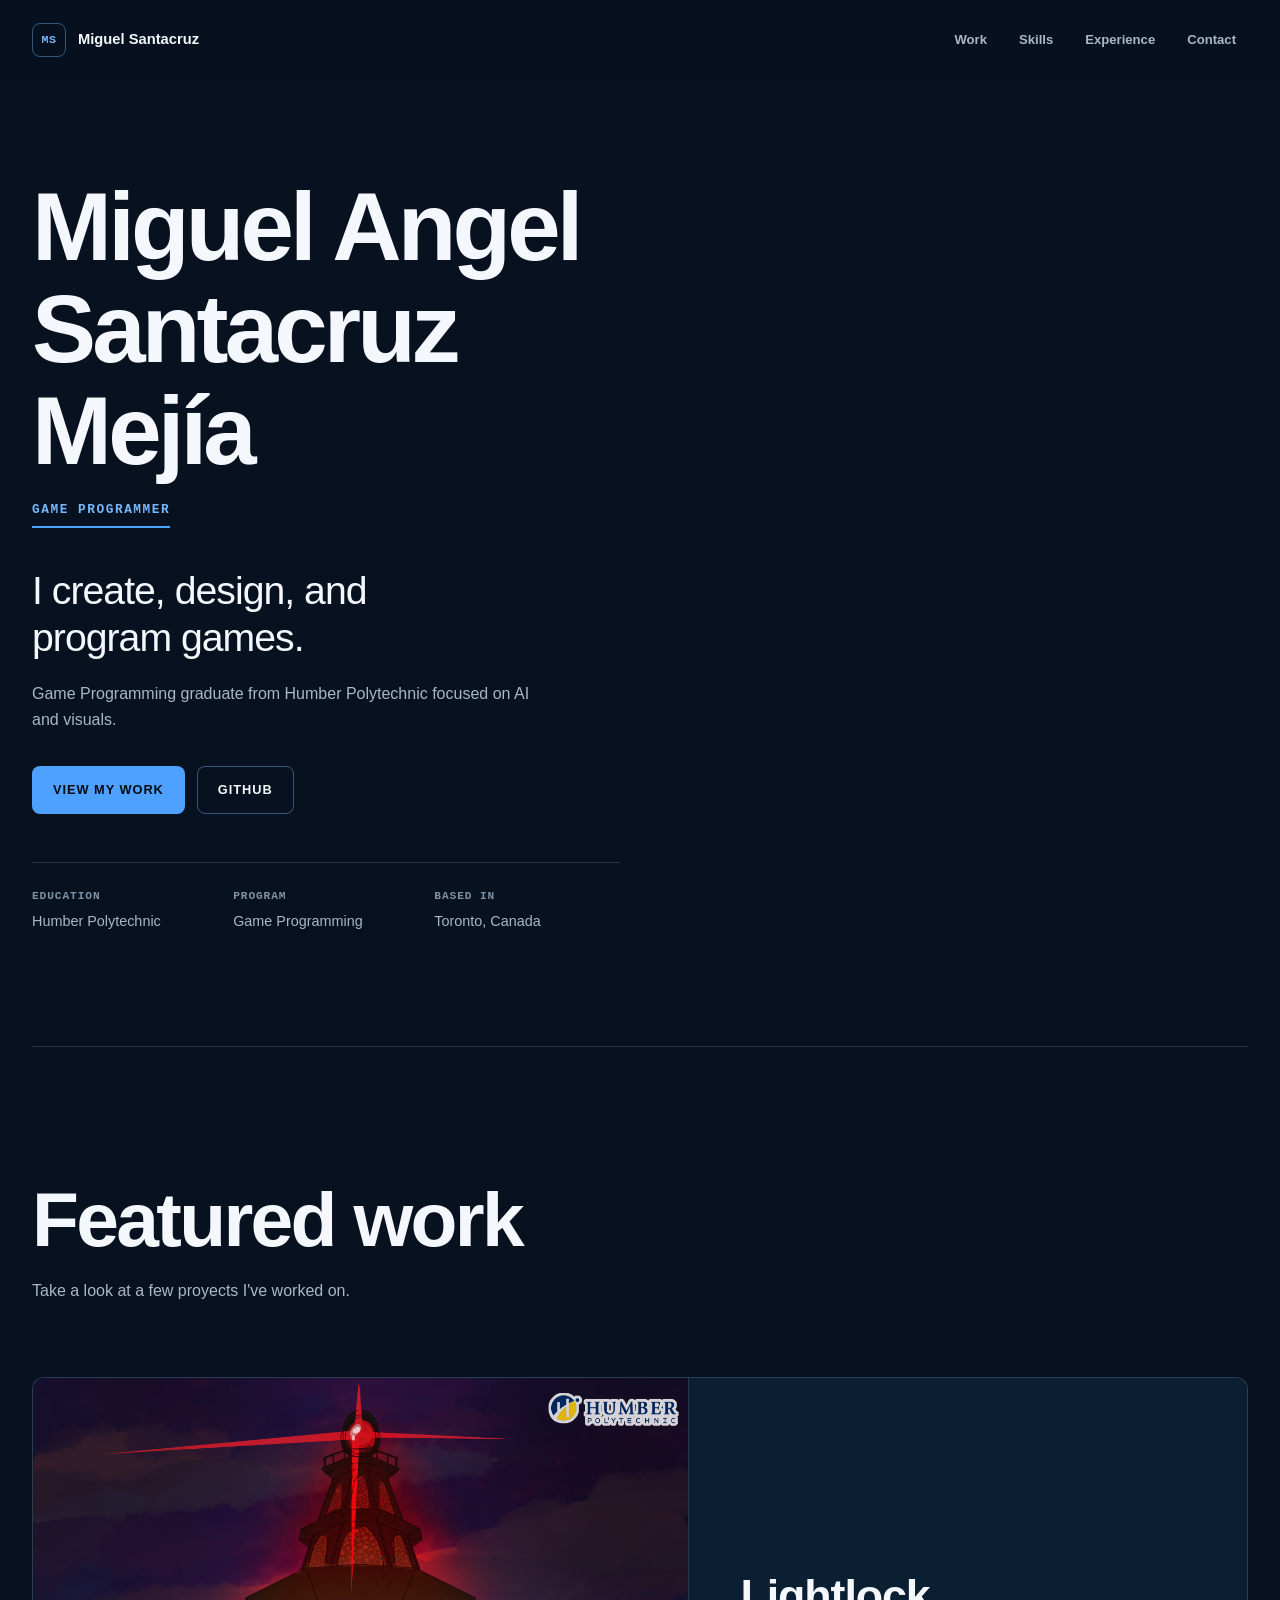
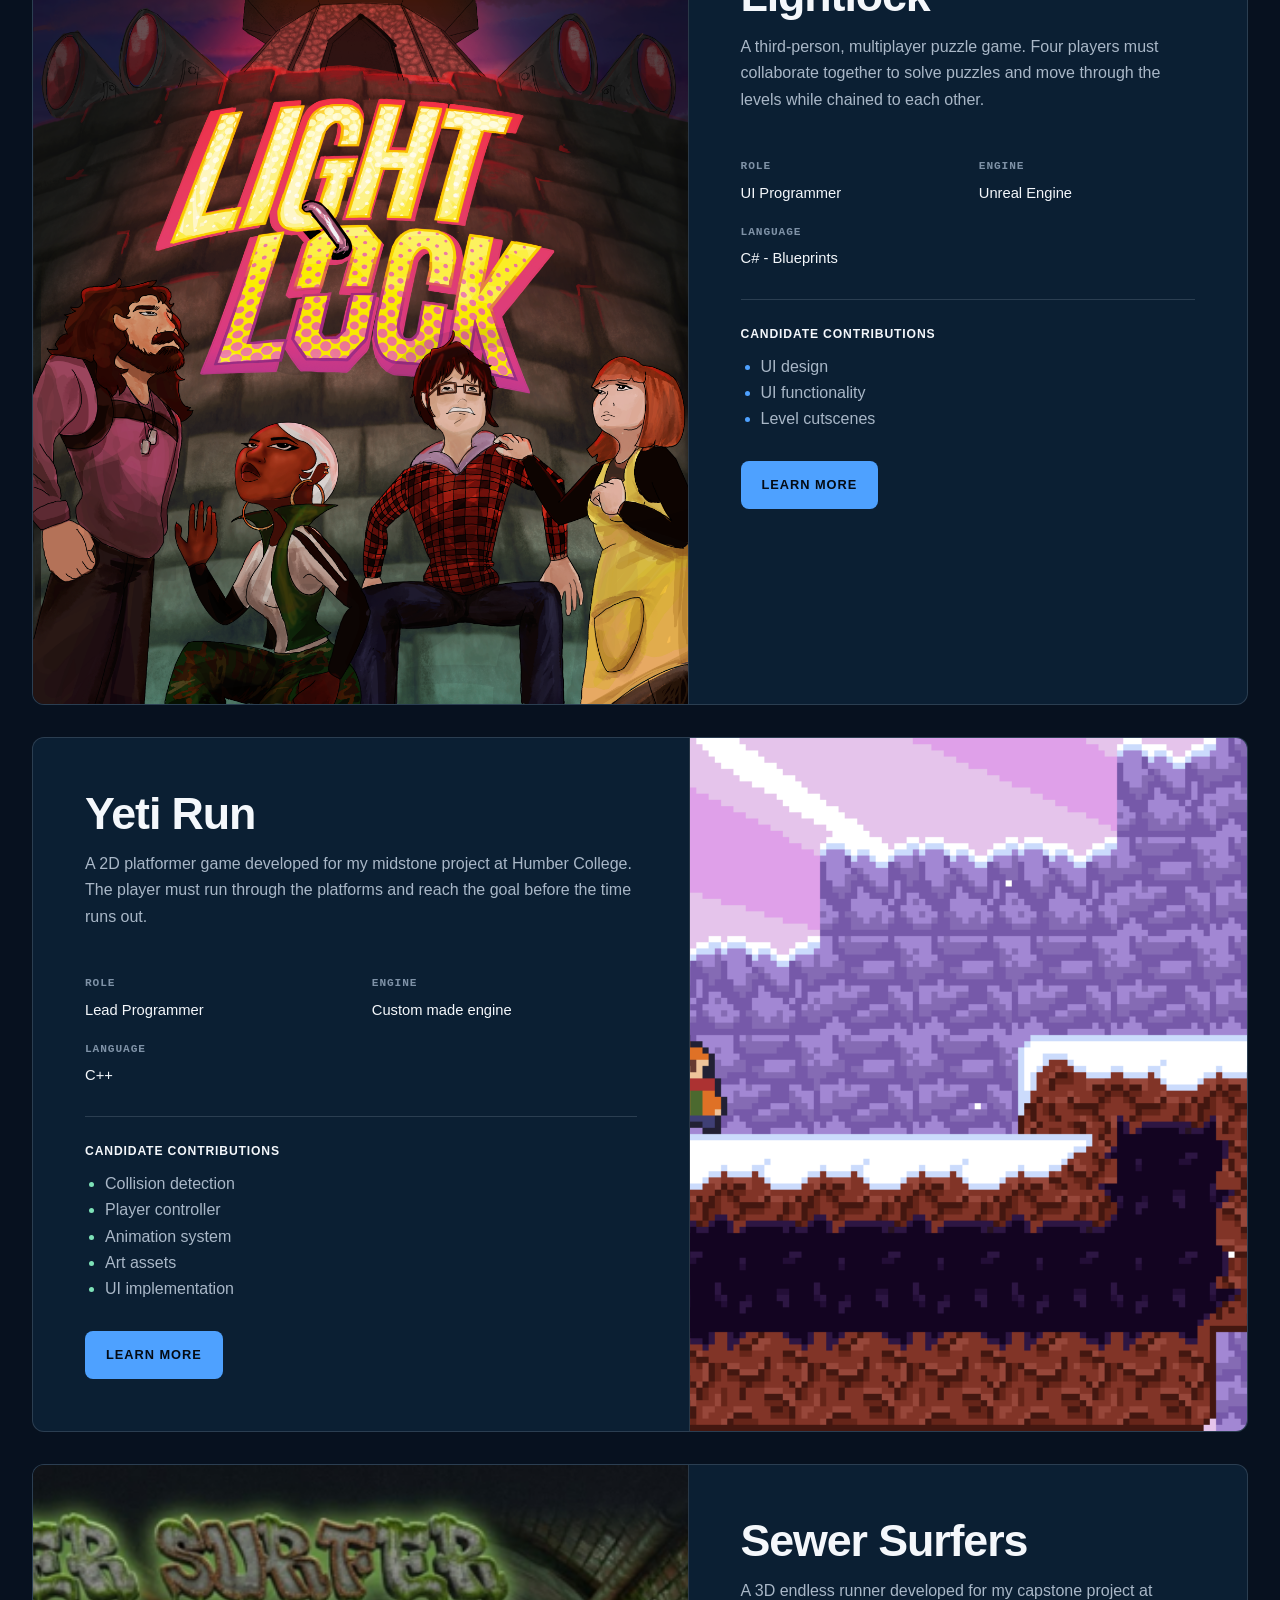
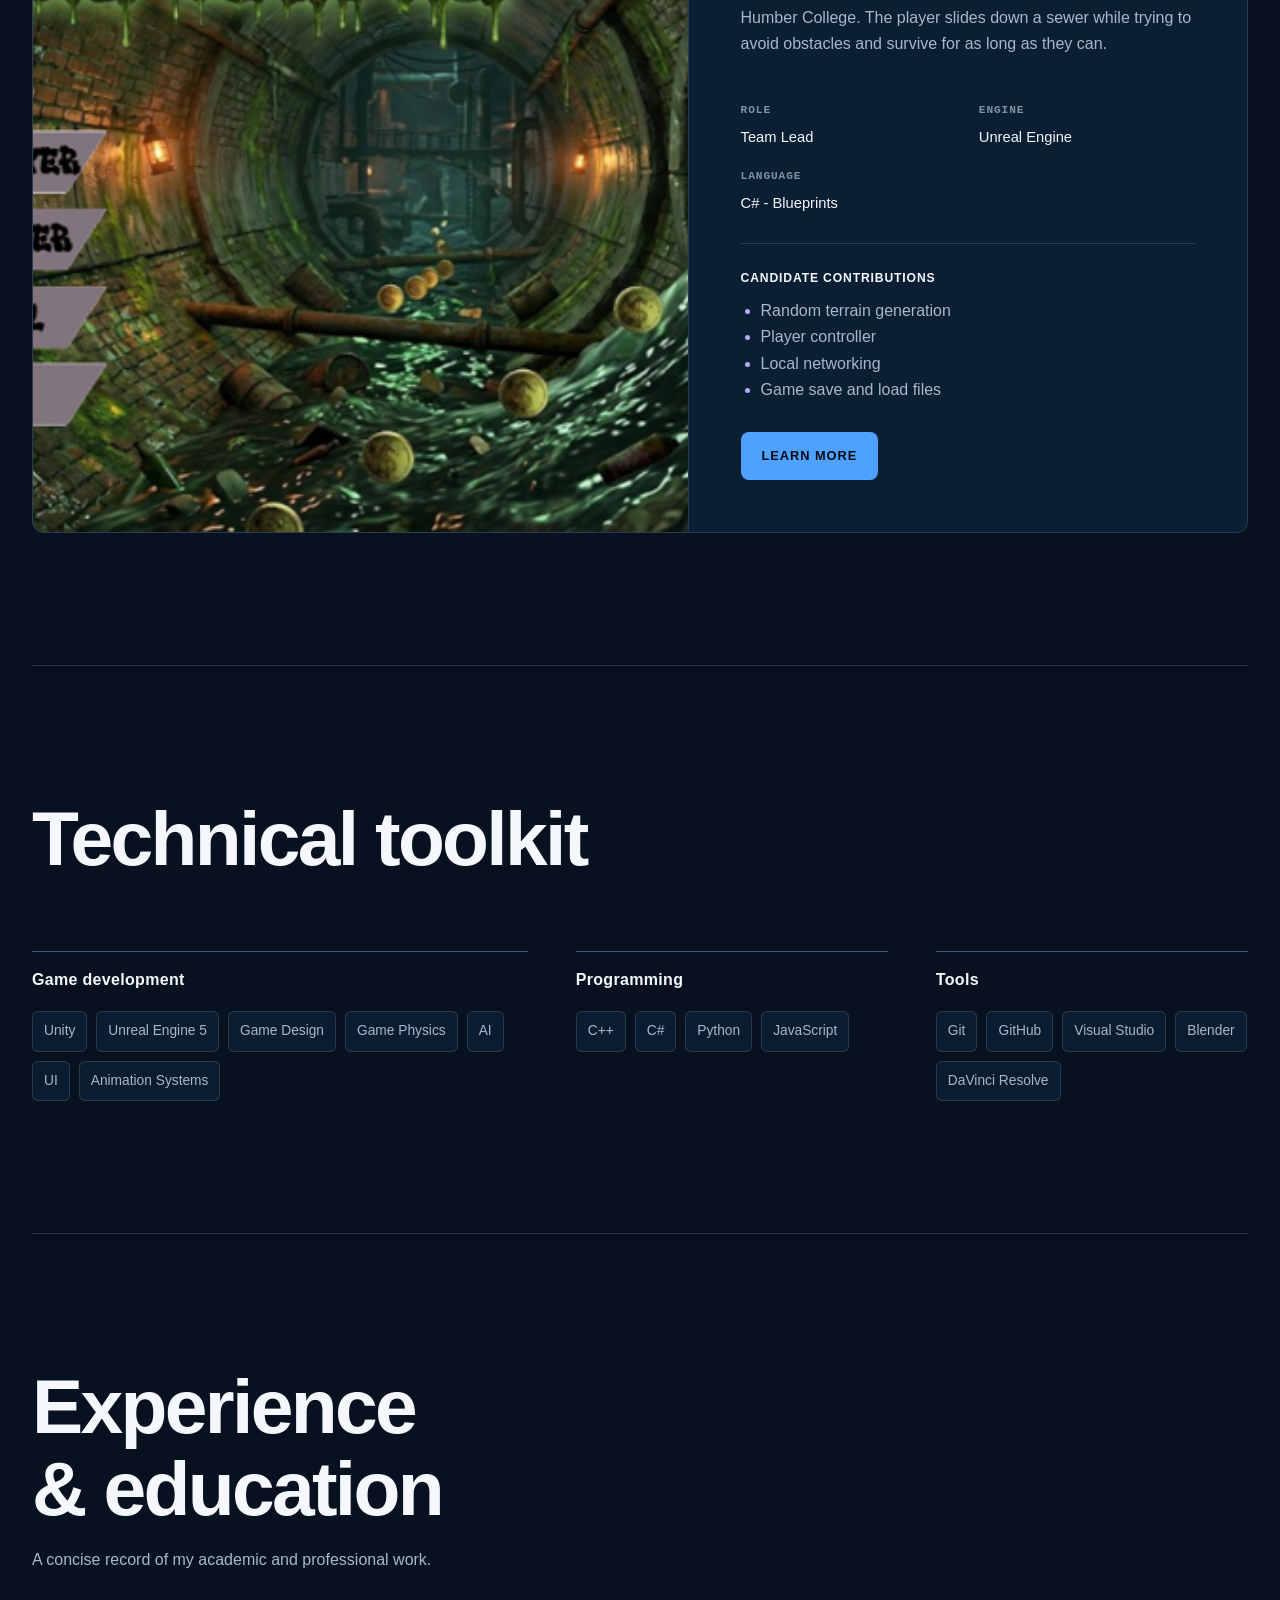
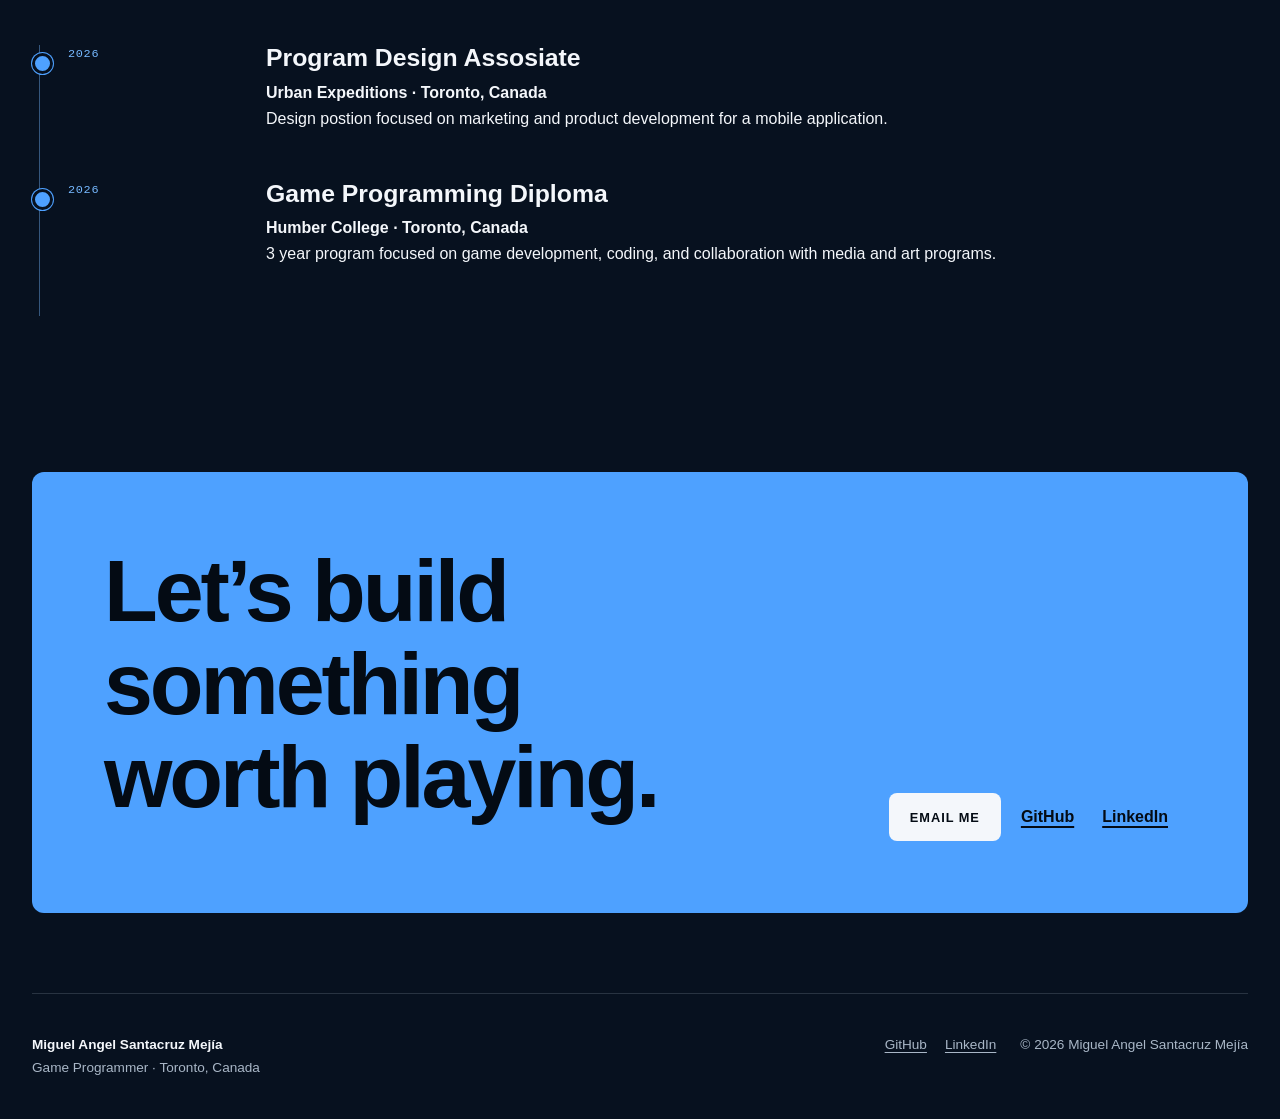
<file: index.html>
<!doctype html>
<html lang="en">
<head>
  <meta charset="utf-8">
  <meta name="viewport" content="width=device-width, initial-scale=1">
  <meta name="theme-color" content="#07111f">
  <meta name="description" content="Game Programmer and Humber Polytechnic graduate focused on gameplay systems, interactive mechanics, and software engineering.">
  <meta property="og:title" content="Miguel Angel Santacruz Mejia — Game Programmer">
  <meta property="og:description" content="Gameplay systems, interactive mechanics, and technical game development work.">
  <meta property="og:type" content="website">
  <meta property="og:url" content="https://your-domain.example/">
  <meta property="og:image" content="https://your-domain.example/assets/images/og-image.jpg">
  <meta property="og:image:alt" content="Miguel Angel Santacruz Mejia, Game Programmer portfolio">
  <link rel="canonical" href="https://your-domain.example/">
  <link rel="icon" href="assets/icons/favicon.svg" type="image/svg+xml">
  <link rel="stylesheet" href="css/styles.css">
  <script src="js/script.js" defer></script>
  <title>Miguel Angel Santacruz Mejia — Game Programmer</title>
</head>
<body>
  <a class="skip-link" href="#main-content">Skip to main content</a>

  <header class="site-header" data-header>
    <div class="nav-shell">
      <a class="brand" href="#top" aria-label="Miguel Angel Santacruz Mejía, home">
        <span class="brand__mark" aria-hidden="true">MS</span>
        <span class="brand__text">Miguel Santacruz</span>
      </a>
      <button class="menu-toggle" type="button" aria-label="Open navigation" aria-expanded="false" aria-controls="site-nav" data-menu-toggle>
        <span></span><span></span>
      </button>
      <nav class="site-nav" id="site-nav" aria-label="Primary navigation" data-nav>
        <a href="#work">Work</a>
        <a href="#skills">Skills</a>
        <a href="#experience">Experience</a>
        <a href="#contact">Contact</a>
      </nav>
    </div>
  </header>

  <main id="main-content">
    <section class="hero" id="top" aria-labelledby="hero-title">
      <div class="hero__copy" data-reveal>
        <div class="hero__identity">
          <h1 id="hero-title">Miguel Angel<br>Santacruz Mejía</h1>
          <p class="hero__role">Game Programmer</p>
        </div>
        <p class="hero__statement">I create, design, and program games.</p>
        <p class="hero__intro">Game Programming graduate from Humber Polytechnic focused on AI and visuals.</p>
        <div class="button-row">
          <a class="button button--primary" href="#work">View My Work</a>
          <a class="button button--secondary" href="https://github.com/MiguelStcruz" target="_blank" rel="noreferrer">GitHub</a>
        </div>
        <dl class="hero__meta">
          <div><dt>Education</dt><dd>Humber Polytechnic</dd></div>
          <div><dt>Program</dt><dd>Game Programming</dd></div>
          <div><dt>Based in</dt><dd>Toronto, Canada</dd></div>
        </dl>
      </div>
    </section>

    <section class="section work" id="work" aria-labelledby="work-title">
      <div class="section-heading" data-reveal>
        <h2 id="work-title">Featured work</h2>
        <p>Take a look at a few proyects I've worked on.</p>
      </div>
      <div class="project-list" data-project-list></div>
    </section>

    <section class="section skills" id="skills" aria-labelledby="skills-title">
      <div class="section-heading" data-reveal>
        <h2 id="skills-title">Technical toolkit</h2>
      </div>
      <div class="skill-groups" data-reveal>
        <article class="skill-group">
          <h3>Game development</h3>
          <ul><li>Unity</li><li>Unreal Engine 5</li><li>Game Design</li><li>Game Physics</li><li>AI</li><li>UI</li><li>Animation Systems</li></ul>
        </article>
        <article class="skill-group">
          <h3>Programming</h3>
          <ul><li>C++</li><li>C#</li><li>Python</li><li>JavaScript</li></ul>
        </article>
        <article class="skill-group">
          <h3>Tools</h3>
          <ul><li>Git</li><li>GitHub</li><li>Visual Studio</li><li>Blender</li><li>DaVinci Resolve</li></ul>
        </article>
      </div>
    </section>


    <section class="section experience" id="experience" aria-labelledby="experience-title">
      <div class="section-heading" data-reveal>
        <h2 id="experience-title">Experience & education</h2>
        <p>A concise record of my academic and professional work.</p>
      </div>
      <div class="timeline" data-reveal>
        <article class="timeline__item">
          <div class="timeline__date">2026</div>
          <div><h3>Program Design Assosiate</h3><p class="timeline__org">Urban Expeditions · Toronto, Canada</p>Design postion focused on marketing and product development for a mobile application.<p></p></div>
        </article>
        <article class="timeline__item">
          <div class="timeline__date">2026</div>
          <div><h3>Game Programming Diploma</h3><p class="timeline__org">Humber College · Toronto, Canada</p>3 year program focused on game development, coding, and collaboration with media and art programs.<p></p></div>
        </article>
      </div>
    </section>

    <section class="contact" id="contact" aria-labelledby="contact-title">
      <div data-reveal>
        <h2 id="contact-title">Let’s build something worth playing.</h2>
      </div>
      <div class="contact__actions" data-reveal>
        <a class="button button--light" href="mailto:masantacruz08@gmail.com">Email Me</a>
        <a class="text-link" href="https://github.com/MiguelStcruz" target="_blank" rel="noreferrer">GitHub</a>
        <a class="text-link" href="https://linkedin.com/in/masantacruzm/" target="_blank" rel="noreferrer">LinkedIn</a>
      </div>
    </section>
  </main>

  <footer class="site-footer">
    <div><strong>Miguel Angel Santacruz Mejía</strong><span>Game Programmer · Toronto, Canada</span></div>
    <nav aria-label="Social links">
      <a href="https://github.com/MiguelStcruz" target="_blank" rel="noreferrer">GitHub</a>
      <a href="https://linkedin.com/in/masantacruzm/" target="_blank" rel="noreferrer">LinkedIn</a>
    </nav>
    <p>© 2026 Miguel Angel Santacruz Mejía</p>
  </footer>

  <dialog class="project-dialog" aria-labelledby="dialog-title" data-project-dialog>
    <div class="dialog-shell">
      <button class="dialog-close" type="button" aria-label="Close project case study" data-dialog-close>
        <span aria-hidden="true"></span><span aria-hidden="true"></span>
      </button>
      <div data-dialog-content></div>
    </div>
  </dialog>
</body>
</html>
</file>
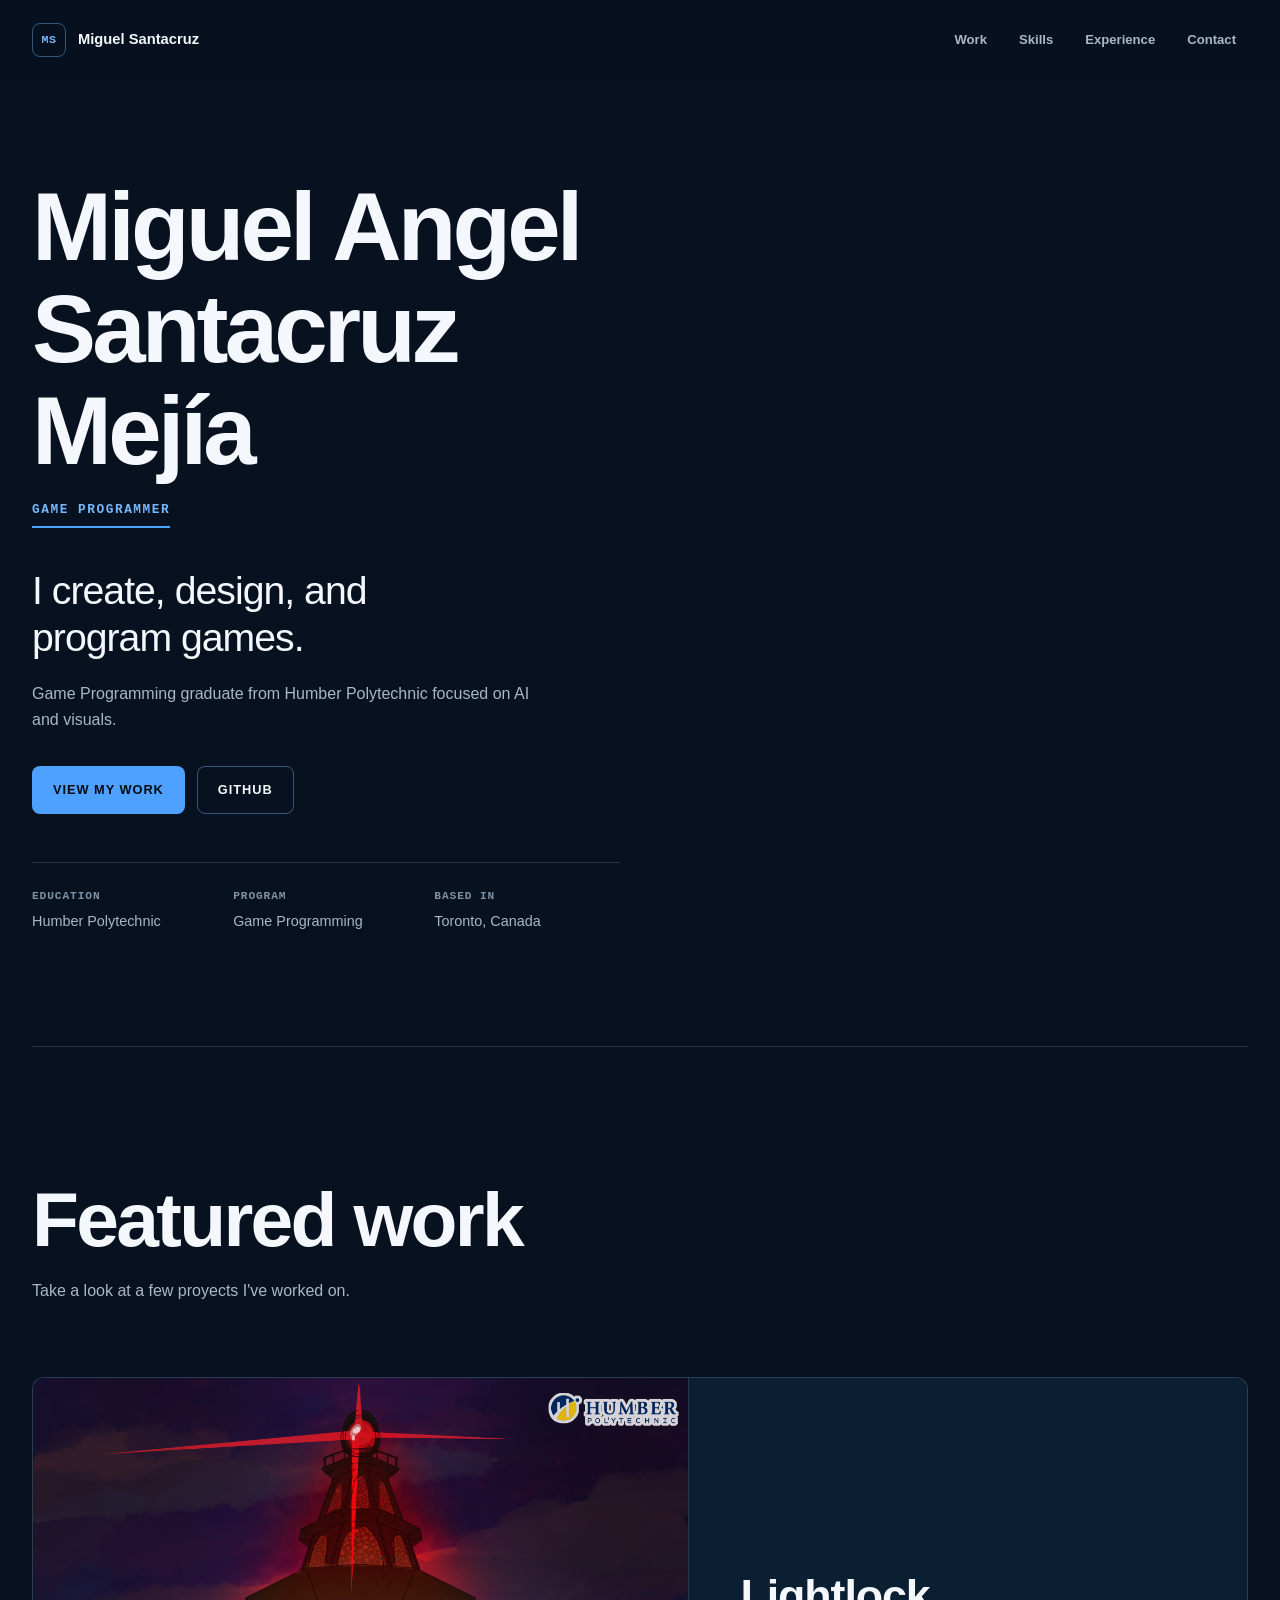
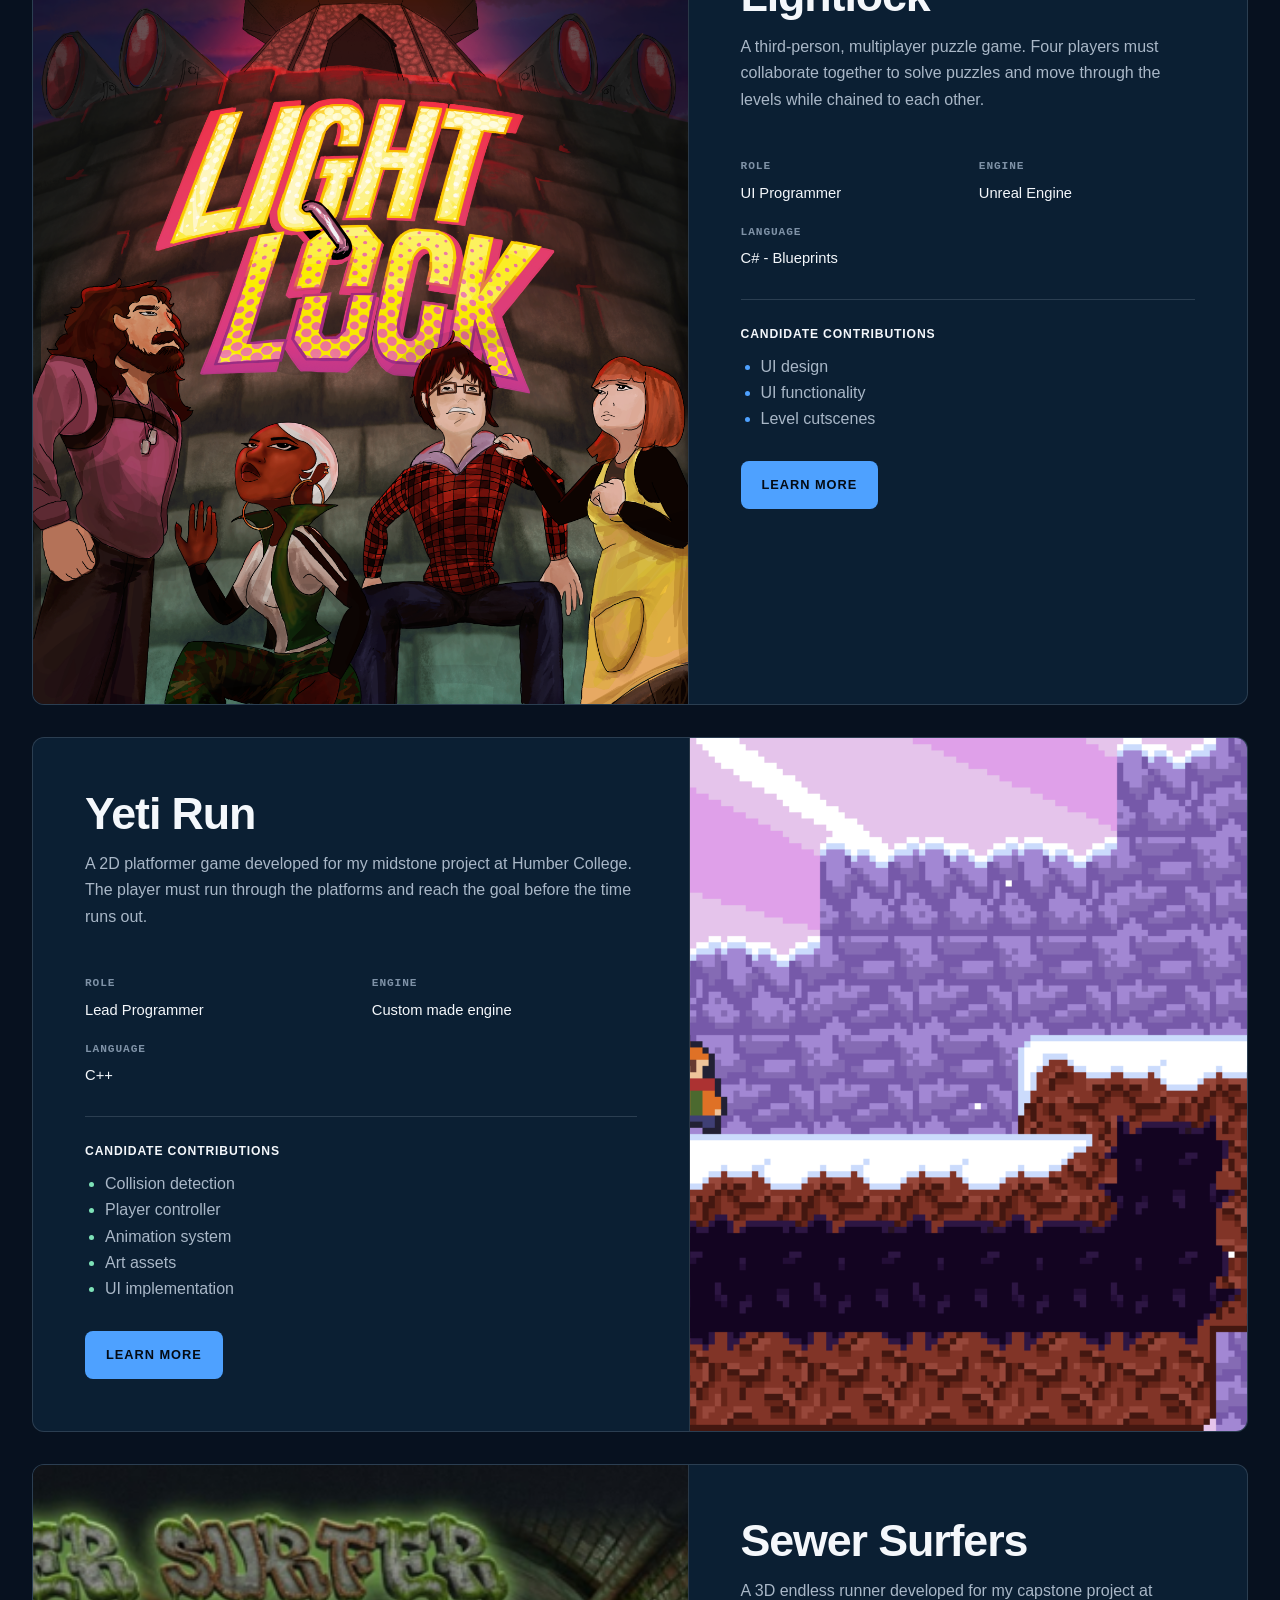
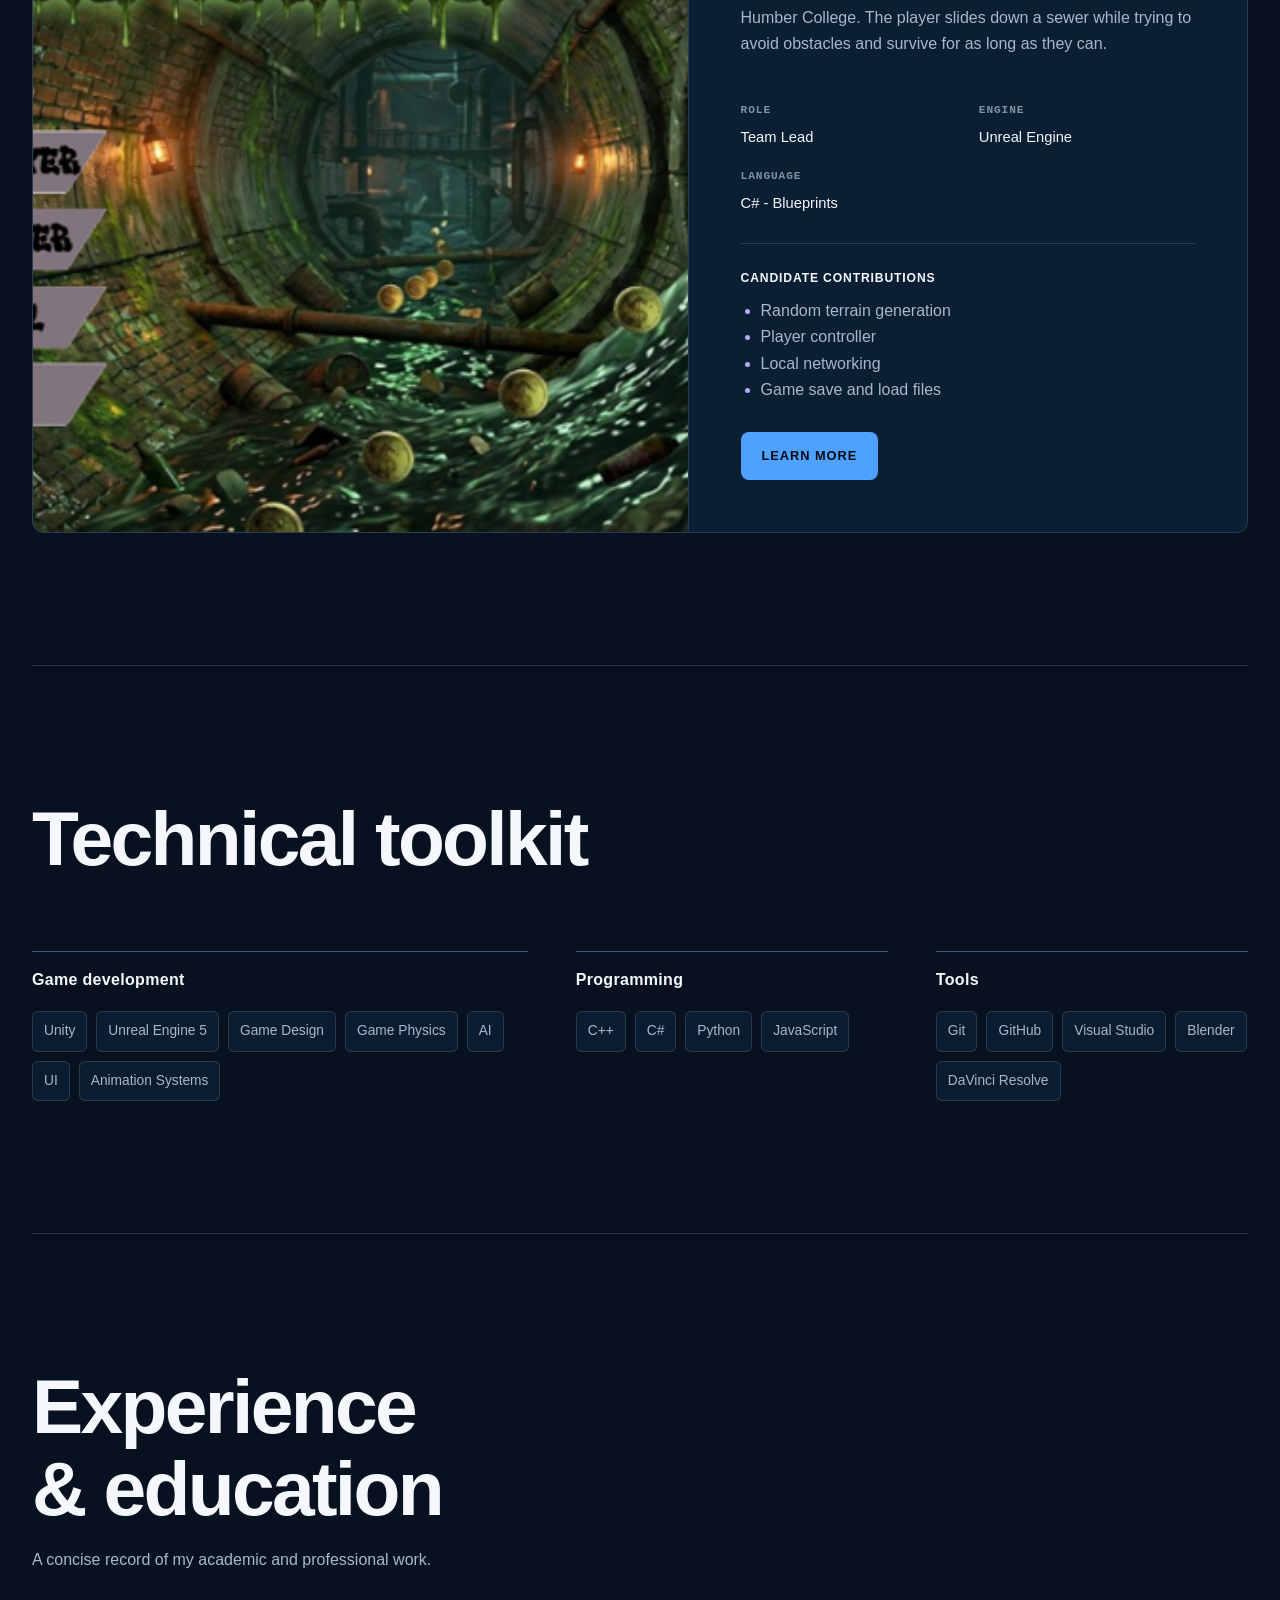
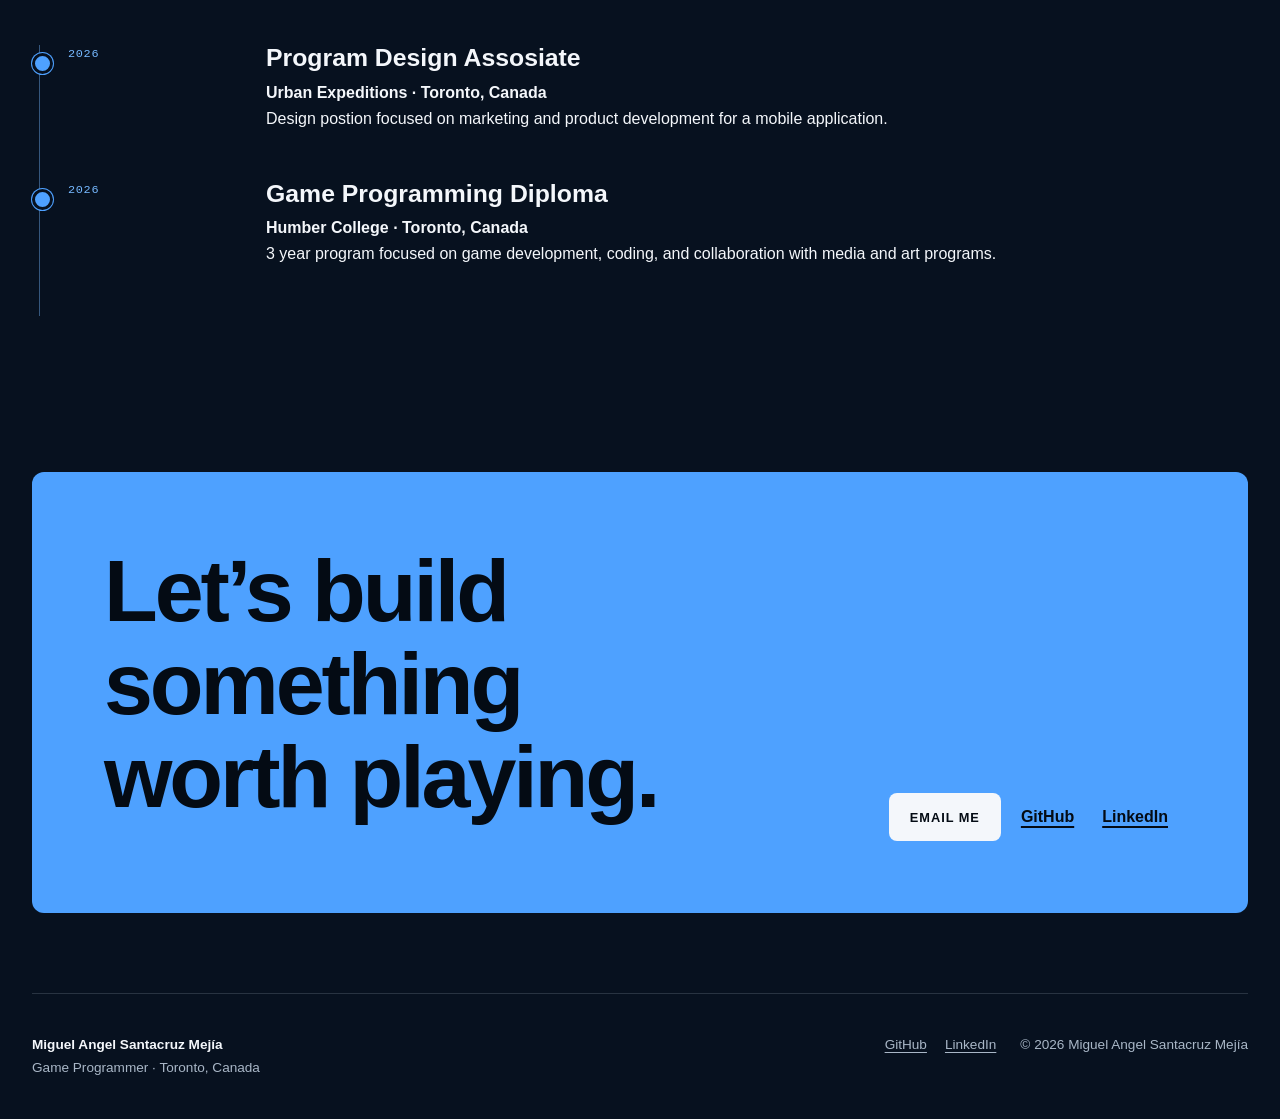
<file: Index.html>
<!doctype html>
<html lang="en">
<head>
  <meta charset="utf-8">
  <meta name="viewport" content="width=device-width, initial-scale=1">
  <meta name="theme-color" content="#07111f">
  <meta name="description" content="Game Programmer and Humber Polytechnic graduate focused on gameplay systems, interactive mechanics, and software engineering.">
  <meta property="og:title" content="Miguel Angel Santacruz Mejia — Game Programmer">
  <meta property="og:description" content="Gameplay systems, interactive mechanics, and technical game development work.">
  <meta property="og:type" content="website">
  <meta property="og:url" content="https://MSantacruzPorfolio.example/">
  <meta property="og:image" content="https://MSantacruzPorfolio.example/assets/images/og-image.jpg">
  <meta property="og:image:alt" content="Miguel Angel Santacruz Mejia, Game Programmer portfolio">
  <link rel="canonical" href="https://MSantacruzPorfolio.example/">
  <link rel="icon" href="assets/icons/favicon.svg" type="image/svg+xml">
  <link rel="stylesheet" href="css/styles.css">
  <script src="js/script.js" defer></script>
  <title>Miguel Angel Santacruz Mejia — Game Programmer</title>
</head>
<body>
  <a class="skip-link" href="#main-content">Skip to main content</a>

  <header class="site-header" data-header>
    <div class="nav-shell">
      <a class="brand" href="#top" aria-label="Miguel Angel Santacruz Mejía, home">
        <span class="brand__mark" aria-hidden="true">MS</span>
        <span class="brand__text">Miguel Santacruz</span>
      </a>
      <button class="menu-toggle" type="button" aria-label="Open navigation" aria-expanded="false" aria-controls="site-nav" data-menu-toggle>
        <span></span><span></span>
      </button>
      <nav class="site-nav" id="site-nav" aria-label="Primary navigation" data-nav>
        <a href="#work">Work</a>
        <a href="#skills">Skills</a>
        <a href="#experience">Experience</a>
        <a href="#contact">Contact</a>
      </nav>
    </div>
  </header>

  <main id="main-content">
    <section class="hero" id="top" aria-labelledby="hero-title">
      <div class="hero__copy" data-reveal>
        <div class="hero__identity">
          <h1 id="hero-title">Miguel Angel<br>Santacruz Mejía</h1>
          <p class="hero__role">Game Programmer</p>
        </div>
        <p class="hero__statement">I create, design, and program games.</p>
        <p class="hero__intro">Game Programming graduate from Humber Polytechnic focused on AI and visuals.</p>
        <div class="button-row">
          <a class="button button--primary" href="#work">View My Work</a>
          <a class="button button--secondary" href="https://github.com/MiguelStcruz" target="_blank" rel="noreferrer">GitHub</a>
        </div>
        <dl class="hero__meta">
          <div><dt>Education</dt><dd>Humber Polytechnic</dd></div>
          <div><dt>Program</dt><dd>Game Programming</dd></div>
          <div><dt>Based in</dt><dd>Toronto, Canada</dd></div>
        </dl>
      </div>
    </section>

    <section class="section work" id="work" aria-labelledby="work-title">
      <div class="section-heading" data-reveal>
        <h2 id="work-title">Featured work</h2>
        <p>Take a look at a few proyects I've worked on.</p>
      </div>
      <div class="project-list" data-project-list></div>
    </section>

    <section class="section skills" id="skills" aria-labelledby="skills-title">
      <div class="section-heading" data-reveal>
        <h2 id="skills-title">Technical toolkit</h2>
      </div>
      <div class="skill-groups" data-reveal>
        <article class="skill-group">
          <h3>Game development</h3>
          <ul><li>Unity</li><li>Unreal Engine 5</li><li>Game Design</li><li>Game Physics</li><li>AI</li><li>UI</li><li>Animation Systems</li></ul>
        </article>
        <article class="skill-group">
          <h3>Programming</h3>
          <ul><li>C++</li><li>C#</li><li>Python</li><li>JavaScript</li></ul>
        </article>
        <article class="skill-group">
          <h3>Tools</h3>
          <ul><li>Git</li><li>GitHub</li><li>Visual Studio</li><li>Blender</li><li>DaVinci Resolve</li></ul>
        </article>
      </div>
    </section>


    <section class="section experience" id="experience" aria-labelledby="experience-title">
      <div class="section-heading" data-reveal>
        <h2 id="experience-title">Experience & education</h2>
        <p>A concise record of my academic and professional work.</p>
      </div>
      <div class="timeline" data-reveal>
        <article class="timeline__item">
          <div class="timeline__date">2026</div>
          <div><h3>Program Design Assosiate</h3><p class="timeline__org">Urban Expeditions · Toronto, Canada</p>Design postion focused on marketing and product development for a mobile application.<p></p></div>
        </article>
        <article class="timeline__item">
          <div class="timeline__date">2026</div>
          <div><h3>Game Programming Diploma</h3><p class="timeline__org">Humber College · Toronto, Canada</p>3 year program focused on game development, coding, and collaboration with media and art programs.<p></p></div>
        </article>
      </div>
    </section>

    <section class="contact" id="contact" aria-labelledby="contact-title">
      <div data-reveal>
        <h2 id="contact-title">Let’s build something worth playing.</h2>
      </div>
      <div class="contact__actions" data-reveal>
        <a class="button button--light" href="mailto:masantacruz08@gmail.com">Email Me</a>
        <a class="text-link" href="https://github.com/MiguelStcruz" target="_blank" rel="noreferrer">GitHub</a>
        <a class="text-link" href="https://linkedin.com/in/masantacruzm/" target="_blank" rel="noreferrer">LinkedIn</a>
      </div>
    </section>
  </main>

  <footer class="site-footer">
    <div><strong>Miguel Angel Santacruz Mejía</strong><span>Game Programmer · Toronto, Canada</span></div>
    <nav aria-label="Social links">
      <a href="https://github.com/MiguelStcruz" target="_blank" rel="noreferrer">GitHub</a>
      <a href="https://linkedin.com/in/masantacruzm/" target="_blank" rel="noreferrer">LinkedIn</a>
    </nav>
    <p>© 2026 Miguel Angel Santacruz Mejía</p>
  </footer>

  <dialog class="project-dialog" aria-labelledby="dialog-title" data-project-dialog>
    <div class="dialog-shell">
      <button class="dialog-close" type="button" aria-label="Close project case study" data-dialog-close>
        <span aria-hidden="true"></span><span aria-hidden="true"></span>
      </button>
      <div data-dialog-content></div>
    </div>
  </dialog>
</body>
</html>
</file>
<file: css/styles.css>
:root {
  color-scheme: dark;
  --bg: #07111f;
  --bg-deep: #040b14;
  --surface: #0b1f33;
  --surface-2: #102a43;
  --surface-3: #163d5c;
  --text: #f4f7fb;
  --muted: #a9b7c7;
  --dim: #7f92a7;
  --accent: #4ea1ff;
  --accent-bright: #76b9ff;
  --line: rgba(169, 183, 199, .2);
  --line-strong: rgba(118, 185, 255, .42);
  --success: #7ee2b8;
  --radius: 12px;
  --shadow: 0 24px 64px rgba(0, 5, 12, .34);
  --page: min(100% - 40px, 1240px);
  --header-height: 72px;
  --ease-out: cubic-bezier(.16, 1, .3, 1);
  --font: "Segoe UI Variable Text", "Segoe UI", Helvetica, Arial, sans-serif;
  --mono: "Cascadia Code", "SFMono-Regular", Consolas, monospace;
}

* { box-sizing: border-box; }

html {
  scroll-behavior: smooth;
  scroll-padding-top: calc(var(--header-height) + 24px);
  scrollbar-color: var(--surface-3) var(--bg-deep);
}

body {
  margin: 0;
  min-width: 320px;
  overflow-x: hidden;
  background: var(--bg);
  color: var(--text);
  font-family: var(--font);
  font-size: 1rem;
  line-height: 1.65;
  text-rendering: optimizeLegibility;
  -webkit-font-smoothing: antialiased;
  -webkit-tap-highlight-color: rgba(78, 161, 255, .18);
}

::selection { background: var(--accent); color: var(--bg-deep); }

a { color: inherit; text-underline-offset: .22em; }
button, a { touch-action: manipulation; }
button { font: inherit; }
img, svg { display: block; max-width: 100%; }
p, h1, h2, h3, dl, dd { margin-top: 0; }
h1, h2, h3 { line-height: 1.06; text-wrap: balance; }
p { text-wrap: pretty; }

:focus-visible {
  outline: 3px solid var(--accent-bright);
  outline-offset: 4px;
}

.skip-link {
  position: fixed;
  z-index: 1000;
  top: 12px;
  left: 12px;
  padding: 10px 16px;
  translate: 0 -150%;
  background: var(--text);
  color: var(--bg);
  border-radius: 8px;
  font-weight: 700;
  transition: translate 180ms var(--ease-out);
}

.skip-link:focus { translate: 0; }

.site-header {
  position: sticky;
  z-index: 100;
  top: 0;
  height: var(--header-height);
  border-bottom: 1px solid transparent;
  background: rgba(7, 17, 31, .92);
  transition: border-color 180ms ease, box-shadow 180ms ease;
}

.site-header.is-scrolled {
  border-color: var(--line);
  box-shadow: 0 12px 28px rgba(0, 5, 12, .22);
}

.nav-shell {
  width: var(--page);
  height: 100%;
  margin-inline: auto;
  display: flex;
  align-items: center;
  justify-content: space-between;
}

.brand {
  display: inline-flex;
  align-items: center;
  gap: 12px;
  min-height: 48px;
  text-decoration: none;
  font-weight: 650;
}

.brand__mark {
  display: grid;
  width: 34px;
  aspect-ratio: 1;
  place-items: center;
  border: 1px solid var(--line-strong);
  border-radius: 8px;
  color: var(--accent-bright);
  font-family: var(--mono);
  font-size: .72rem;
  letter-spacing: .05em;
}

.brand__text { font-size: .92rem; }

.site-nav {
  display: none;
  position: fixed;
  inset: var(--header-height) 0 auto;
  padding: 18px 20px 26px;
  border-bottom: 1px solid var(--line);
  background: var(--bg);
  box-shadow: var(--shadow);
}

.site-nav.is-open { display: grid; }

.site-nav a {
  min-height: 48px;
  display: flex;
  align-items: center;
  border-bottom: 1px solid var(--line);
  color: var(--muted);
  text-decoration: none;
  font-weight: 600;
}

.site-nav a:hover,
.site-nav a[aria-current="true"] { color: var(--text); }

.menu-toggle {
  width: 48px;
  height: 48px;
  display: grid;
  place-content: center;
  gap: 7px;
  border: 0;
  background: transparent;
  color: var(--text);
  cursor: pointer;
}

.menu-toggle span {
  width: 24px;
  height: 2px;
  background: currentColor;
  transform-origin: center;
  transition: transform 220ms var(--ease-out);
}

.menu-toggle[aria-expanded="true"] span:first-child { transform: translateY(4.5px) rotate(45deg); }
.menu-toggle[aria-expanded="true"] span:last-child { transform: translateY(-4.5px) rotate(-45deg); }

.hero {
  width: var(--page);
  min-height: calc(100svh - var(--header-height));
  margin-inline: auto;
  padding-block: 72px 88px;
  display: grid;
  align-items: center;
  gap: 64px;
}

.hero__copy { min-width: 0; }
.hero__identity { margin-bottom: 40px; }

.hero h1 {
  max-width: 12ch;
  margin-bottom: 18px;
  font-size: clamp(2.35rem, 10.2vw, 6rem);
  letter-spacing: -.04em;
}

.hero__role {
  width: fit-content;
  margin-bottom: 0;
  padding-bottom: 6px;
  border-bottom: 2px solid var(--accent);
  color: var(--accent-bright);
  font-family: var(--mono);
  font-size: .8rem;
  font-weight: 700;
  letter-spacing: .12em;
  text-transform: uppercase;
}

.hero__statement {
  max-width: 20ch;
  margin-bottom: 20px;
  font-size: clamp(1.55rem, 5vw, 2.45rem);
  line-height: 1.18;
  letter-spacing: -.025em;
}

.hero__intro { max-width: 61ch; margin-bottom: 32px; color: var(--muted); }

.button-row,
.contact__actions { display: flex; flex-wrap: wrap; gap: 12px; }

.button {
  min-height: 48px;
  display: inline-flex;
  align-items: center;
  justify-content: center;
  gap: 10px;
  padding: 12px 20px;
  border: 1px solid transparent;
  border-radius: 8px;
  text-decoration: none;
  font-size: .8rem;
  font-weight: 750;
  letter-spacing: .075em;
  text-transform: uppercase;
  cursor: pointer;
  transition: background-color 180ms ease, border-color 180ms ease, color 180ms ease, transform 180ms var(--ease-out);
}

.button:hover { transform: translateY(-2px); }
.button:active { transform: translateY(0); }
.button--primary { background: var(--accent); color: var(--bg-deep); }
.button--primary:hover { background: var(--accent-bright); }
.button--secondary { border-color: var(--line-strong); color: var(--text); }
.button--secondary:hover { border-color: var(--accent-bright); background: rgba(118, 185, 255, .08); }
.button--light { background: var(--text); color: var(--bg-deep); }
.button--light:hover { background: var(--accent-bright); }

.hero__meta {
  margin: 48px 0 0;
  padding-top: 24px;
  display: grid;
  gap: 16px;
  border-top: 1px solid var(--line);
}

.hero__meta div { display: grid; grid-template-columns: 92px 1fr; gap: 12px; }
.hero__meta dt, .project-meta dt, .profile-sheet dt {
  color: var(--dim);
  font-family: var(--mono);
  font-size: .7rem;
  font-weight: 700;
  letter-spacing: .08em;
  text-transform: uppercase;
}
.hero__meta dd { margin: 0; color: var(--muted); font-size: .9rem; }

.engine-visual {
  position: relative;
  overflow: hidden;
  min-height: 450px;
  border: 1px solid var(--line-strong);
  border-radius: var(--radius);
  background: #081827;
  color: rgba(118, 185, 255, .1);
}

.engine-visual::after {
  content: "";
  position: absolute;
  inset: 0;
  pointer-events: none;
  box-shadow: inset 0 0 80px rgba(0, 5, 12, .55);
}

.engine-visual__bar,
.engine-visual__readout {
  position: relative;
  z-index: 1;
  display: flex;
  justify-content: space-between;
  gap: 14px;
  padding: 13px 16px;
  background: #0b1b2d;
  color: var(--dim);
  font-family: var(--mono);
  font-size: .63rem;
  letter-spacing: .06em;
  text-transform: uppercase;
}

.engine-visual__bar { border-bottom: 1px solid var(--line); }
.engine-visual__readout { border-top: 1px solid var(--line); }
.engine-visual__readout strong { color: var(--success); font-weight: 600; }
.engine-visual svg { width: 100%; }
.engine-grid { color: rgba(118, 185, 255, .11); }
.engine-paths { stroke: rgba(118, 185, 255, .5); stroke-width: 2; }
.node rect { fill: #0d243a; stroke: rgba(169, 183, 199, .32); stroke-width: 1; }
.node circle { fill: var(--muted); }
.node--active rect { fill: #102e49; stroke: var(--accent); stroke-width: 2; }
.node--active circle { fill: var(--accent-bright); }
.node__label { fill: var(--dim); font: 700 11px var(--mono); letter-spacing: 1px; }
.node__value { fill: var(--text); font: 600 14px var(--font); }
.axis { fill: var(--dim); stroke: var(--dim); stroke-width: 1.5; font: 10px var(--mono); }
.engine-pulse { fill: var(--accent-bright); animation: pulse-path 4.2s linear 1 both; }

@keyframes pulse-path {
  0% { transform: translate(0, 0); opacity: 0; }
  6% { opacity: 1; }
  44% { transform: translate(165px, 112px); }
  62% { transform: translate(295px, 112px); }
  95% { transform: translate(394px, 232px); opacity: 1; }
  100% { transform: translate(394px, 232px); opacity: 0; }
}

.section {
  width: var(--page);
  margin-inline: auto;
  padding-block: 96px;
}

.section-heading { max-width: 700px; margin-bottom: 48px; }
.section-heading h2,
.about h2,
.contact h2 {
  margin-bottom: 18px;
  font-size: clamp(2.25rem, 8vw, 4.8rem);
  letter-spacing: -.035em;
}
.section-heading p,
.about__copy p { max-width: 66ch; margin-bottom: 0; color: var(--muted); }
.section-link { display: inline-flex; min-height: 44px; align-items: center; margin-top: 16px; color: var(--accent-bright); font-weight: 650; }
.section-link:hover { color: var(--text); }

.work { border-top: 1px solid var(--line); }
.project-list { display: grid; gap: 32px; }
.project-card {
  overflow: hidden;
  display: grid;
  border: 1px solid var(--line);
  border-radius: var(--radius);
  background: var(--surface);
}
.project-card--1 { --project-accent: #4ea1ff; }
.project-card--2 { --project-accent: #7ee2b8; }
.project-card--3 { --project-accent: #b8a7ff; }

.project-visual {
  position: relative;
  min-height: 300px;
  overflow: hidden;
  display: grid;
  place-items: center;
  isolation: isolate;
  background: #091827;
  border-bottom: 1px solid var(--line);
}
.project-visual > img { width: 100%; height: 100%; object-fit: cover; }

.project-visual::before {
  content: "";
  position: absolute;
  inset: 0;
  z-index: -2;
  background-image: linear-gradient(rgba(118, 185, 255, .08) 1px, transparent 1px), linear-gradient(90deg, rgba(118, 185, 255, .08) 1px, transparent 1px);
  background-size: 40px 40px;
}

.project-visual::after {
  content: "";
  position: absolute;
  z-index: -1;
  width: 64%;
  aspect-ratio: 1.55;
  border: 1px solid var(--project-accent, var(--accent));
  border-radius: 50%;
  opacity: .55;
  transform: rotate(-12deg);
}

.project-card--2 .project-visual::after { border-radius: 8px; transform: rotate(7deg); }
.project-card--3 .project-visual::after { width: 48%; border-radius: 50% 50% 12% 12%; transform: none; }

.project-visual__frame {
  width: 58%;
  aspect-ratio: 16 / 10;
  padding: 12px;
  display: grid;
  grid-template: 1fr auto / 1fr auto;
  gap: 8px;
  border: 1px solid rgba(244, 247, 251, .18);
  background: rgba(4, 11, 20, .64);
  box-shadow: 0 20px 50px rgba(0, 0, 0, .35);
  transform: perspective(700px) rotateX(4deg) rotateY(-7deg);
}

.project-card--2 .project-visual__frame { transform: perspective(700px) rotateX(3deg) rotateY(6deg); }
.project-card--3 .project-visual__frame { transform: perspective(700px) rotateX(-2deg) rotateY(-4deg); }
.project-visual__frame span { border: 1px solid var(--line); }
.project-visual__frame span:first-child { grid-column: 1 / -1; background: linear-gradient(135deg, color-mix(in srgb, var(--project-accent) 42%, #07111f), #07111f 68%); }
.project-visual__frame span:nth-child(2) { width: 70%; height: 10px; background: var(--project-accent); border: 0; }
.project-visual__frame span:last-child { width: 34px; height: 10px; background: rgba(244, 247, 251, .2); border: 0; }

.project-visual__label {
  position: absolute;
  inset: 18px 18px auto auto;
  padding: 5px 8px;
  border: 1px solid var(--line);
  border-radius: 6px;
  background: var(--bg);
  color: var(--muted);
  font-family: var(--mono);
  font-size: .62rem;
  letter-spacing: .08em;
  text-transform: uppercase;
}

.project-body { padding: 28px 24px 30px; }
.project-index { margin-bottom: 16px; color: var(--accent-bright); font-family: var(--mono); font-size: .7rem; letter-spacing: .1em; }
.project-body h3 { margin-bottom: 14px; font-size: clamp(1.7rem, 6vw, 2.8rem); letter-spacing: -.025em; }
.project-description { color: var(--muted); }
.project-meta {
  margin: 28px 0;
  display: grid;
  grid-template-columns: repeat(2, minmax(0, 1fr));
  gap: 18px 22px;
}
.project-meta dd { margin: 5px 0 0; font-size: .92rem; overflow-wrap: anywhere; }
.project-contributions { margin-bottom: 28px; padding-top: 24px; border-top: 1px solid var(--line); }
.project-contributions strong { display: block; margin-bottom: 10px; font-size: .76rem; letter-spacing: .07em; text-transform: uppercase; }
.project-contributions ul { margin: 0; padding-left: 20px; color: var(--muted); }
.project-contributions li::marker { color: var(--project-accent, var(--accent)); }

.about { display: grid; gap: 48px; border-top: 1px solid var(--line); }
.about__copy p + p { margin-top: 18px; }
.profile-sheet { margin: 0; border-top: 1px solid var(--line-strong); }
.profile-sheet div { padding-block: 18px; display: grid; grid-template-columns: 110px 1fr; gap: 18px; border-bottom: 1px solid var(--line); }
.profile-sheet dd { margin: 0; text-align: right; overflow-wrap: anywhere; }

.skills { border-top: 1px solid var(--line); }
.placeholder-note { padding: 14px 16px; border: 1px dashed rgba(118, 185, 255, .45); border-radius: 8px; background: rgba(78, 161, 255, .06); }
.placeholder-note strong { color: var(--accent-bright); }
.skill-groups { display: grid; gap: 32px; }
.skill-group { padding-top: 20px; border-top: 1px solid var(--line-strong); }
.skill-group h3 { margin-bottom: 22px; font-size: 1rem; letter-spacing: .02em; }
.skill-group ul { margin: 0; padding: 0; display: flex; flex-wrap: wrap; gap: 9px; list-style: none; }
.skill-group li { padding: 8px 11px; border: 1px solid var(--line); border-radius: 6px; background: rgba(16, 42, 67, .45); color: var(--muted); font-size: .86rem; }

.process { border-top: 1px solid var(--line); }
.process-grid { display: grid; gap: 1px; background: var(--line); border: 1px solid var(--line); }
.process-item { min-width: 0; padding: 28px 22px; background: var(--bg); }
.process-item h3 { margin: 24px 0 12px; font-size: 1.35rem; }
.process-item p { margin: 0; color: var(--muted); }
.process-diagram { min-height: 78px; display: flex; align-items: center; color: var(--accent-bright); font-family: var(--mono); font-size: .67rem; }
.process-diagram span { padding: 6px 8px; border: 1px solid var(--line-strong); border-radius: 5px; }
.nodes-mini i, .decision-tree i { flex: 1; height: 1px; background: var(--line-strong); }
.state-flow { gap: 5px; overflow: hidden; }
.state-flow span { padding-inline: 6px; }
.state-flow b { color: var(--dim); font-weight: 400; }
.pipeline { align-items: flex-end; gap: 8px; }
.pipeline span:nth-child(2) { transform: translateY(-14px); }
.pipeline span:nth-child(3) { transform: translateY(-28px); }

.experience { border-top: 1px solid var(--line); }
.timeline { position: relative; }
.timeline::before { content: ""; position: absolute; inset: 0 auto 0 7px; width: 1px; background: var(--line-strong); }
.timeline__item { position: relative; padding: 0 0 48px 36px; display: grid; gap: 16px; }
.timeline__item::before { content: ""; position: absolute; left: 0; top: 8px; width: 15px; height: 15px; border: 3px solid var(--bg); border-radius: 50%; background: var(--accent); box-shadow: 0 0 0 1px var(--accent); }
.timeline__date { color: var(--accent-bright); font-family: var(--mono); font-size: .74rem; letter-spacing: .06em; }
.timeline__item h3 { margin-bottom: 8px; font-size: 1.55rem; }
.timeline__item p { max-width: 65ch; margin-bottom: 0; color: var(--muted); }
.timeline__org { color: var(--text) !important; font-weight: 600; }
.timeline__item--placeholder { opacity: .74; }
.timeline__item--placeholder::before { background: var(--bg); }

.contact {
  width: var(--page);
  margin: 24px auto 80px;
  padding: 44px 24px;
  display: grid;
  gap: 36px;
  border-radius: var(--radius);
  background: var(--accent);
  color: var(--bg-deep);
}
.contact h2 { max-width: 13ch; font-size: clamp(2.3rem, 9vw, 5.5rem); }
.contact p { max-width: 57ch; margin-bottom: 0; font-weight: 550; }
.contact__actions { align-items: center; }
.text-link { min-height: 48px; display: inline-flex; align-items: center; padding-inline: 8px; font-weight: 750; text-decoration-thickness: 2px; }
.text-link:hover { text-decoration-color: var(--text); }

.site-footer {
  width: var(--page);
  margin-inline: auto;
  padding-block: 40px;
  display: grid;
  gap: 24px;
  border-top: 1px solid var(--line);
  color: var(--muted);
  font-size: .85rem;
}
.site-footer strong, .site-footer span { display: block; }
.site-footer strong { color: var(--text); }
.site-footer nav { display: flex; flex-wrap: wrap; gap: 18px; }
.site-footer a:hover { color: var(--text); }
.site-footer p { margin: 0; }

.project-dialog {
  width: min(940px, calc(100% - 24px));
  max-height: calc(100dvh - 24px);
  padding: 0;
  overflow: auto;
  overscroll-behavior: contain;
  border: 0;
  border-radius: var(--radius);
  background: var(--surface);
  color: var(--text);
  box-shadow: 0 32px 96px rgba(0, 0, 0, .65);
}
.project-dialog::backdrop { background: rgba(2, 7, 13, .84); }
.dialog-shell { position: relative; padding: 72px 22px 32px; }
.dialog-close { position: absolute; z-index: 2; top: 14px; right: 14px; width: 48px; height: 48px; display: grid; place-items: center; border: 1px solid var(--line); border-radius: 8px; background: var(--bg); color: var(--text); cursor: pointer; }
.dialog-close:hover { border-color: var(--accent-bright); }
.dialog-close span { position: absolute; width: 20px; height: 2px; background: currentColor; transform: rotate(45deg); }
.dialog-close span:last-child { transform: rotate(-45deg); }
.case-study__head { padding-bottom: 32px; border-bottom: 1px solid var(--line); }
.case-study__head h2 { margin-bottom: 14px; font-size: clamp(2rem, 8vw, 4.4rem); letter-spacing: -.035em; }
.case-study__head p { max-width: 65ch; margin-bottom: 0; color: var(--muted); }
.case-study__meta { margin: 24px 0 0; display: flex; flex-wrap: wrap; gap: 8px; }
.case-study__meta span { padding: 6px 9px; border: 1px solid var(--line); border-radius: 5px; color: var(--muted); font-family: var(--mono); font-size: .68rem; }
.case-study__grid { padding-block: 32px; display: grid; gap: 32px; }
.case-study__section { min-width: 0; }
.case-study__section h3 { margin-bottom: 10px; color: var(--accent-bright); font-family: var(--mono); font-size: .76rem; letter-spacing: .08em; text-transform: uppercase; }
.case-study__section p { margin-bottom: 0; color: var(--muted); }
.case-study__media { padding: 24px; min-height: 220px; display: grid; place-items: center; border: 1px dashed var(--line-strong); border-radius: 8px; background: var(--bg); color: var(--dim); text-align: center; }
.code-sample { margin: 0; padding: 20px; overflow-x: auto; border-radius: 8px; background: var(--bg-deep); color: #c9e3ff; font: .8rem/1.65 var(--mono); tab-size: 2; }
.case-study__links { padding-top: 28px; display: flex; flex-wrap: wrap; gap: 12px; border-top: 1px solid var(--line); }
.button[aria-disabled="true"] { opacity: .5; pointer-events: none; }
body:has(dialog[open]) { overflow: hidden; }

.has-js .work .section-heading.is-visible { animation: reveal-in 360ms var(--ease-out) both; }

@keyframes reveal-in {
  from { opacity: .6; transform: translateY(10px); }
  to { opacity: 1; transform: translateY(0); }
}

@media (min-width: 620px) {
  :root { --page: min(100% - 64px, 1240px); }
  .hero__meta { grid-template-columns: repeat(3, 1fr); }
  .hero__meta div { display: block; }
  .hero__meta dd { margin-top: 5px; }
  .project-body { padding: 36px; }
  .skill-groups { grid-template-columns: repeat(2, 1fr); }
  .process-grid { grid-template-columns: repeat(2, 1fr); }
  .timeline__item { grid-template-columns: 170px 1fr; gap: 28px; }
  .contact { padding: 56px; }
  .dialog-shell { padding: 80px 52px 48px; }
  .case-study__grid { grid-template-columns: repeat(2, minmax(0, 1fr)); }
  .case-study__media, .code-sample { grid-column: 1 / -1; }
}

@media (min-width: 900px) {
  :root { --header-height: 80px; }
  .menu-toggle { display: none; }
  .site-nav { position: static; display: flex; padding: 0; border: 0; background: transparent; box-shadow: none; gap: 8px; }
  .site-nav a { min-height: 44px; padding: 0 12px; border: 0; font-size: .82rem; }
  .site-nav a[aria-current="true"] { color: var(--accent-bright); }
  .hero { grid-template-columns: minmax(0, 1.02fr) minmax(400px, .98fr); padding-block: 96px 112px; gap: 64px; }
  .engine-visual { min-height: 520px; }
  .section { padding-block: 132px; }
  .section-heading { margin-bottom: 72px; }
  .project-card { grid-template-columns: minmax(0, 1.08fr) minmax(390px, .92fr); min-height: 600px; }
  .project-card:nth-child(even) .project-visual { order: 2; border-right: 0; border-left: 1px solid var(--line); }
  .project-visual { border-right: 1px solid var(--line); border-bottom: 0; }
  .project-body { display: flex; flex-direction: column; justify-content: center; padding: 52px; }
  .about { grid-template-columns: 1.15fr .85fr; gap: 96px; }
  .skill-groups { grid-template-columns: 1.35fr .85fr .85fr; gap: 48px; }
  .process-grid { grid-template-columns: repeat(4, 1fr); }
  .process-item { padding: 32px 24px; }
  .contact { grid-template-columns: 1.35fr .65fr; align-items: end; padding: 72px; }
  .contact__actions { justify-content: flex-end; }
  .site-footer { grid-template-columns: 1fr auto auto; align-items: start; }
}

@media (min-width: 1440px) {
  :root { --page: min(100% - 128px, 1320px); }
  .hero { gap: 96px; }
}

@media (min-width: 1800px) {
  :root { --page: 1440px; }
  .hero { grid-template-columns: 1fr 620px; }
}

@media (prefers-reduced-motion: reduce) {
  html { scroll-behavior: auto; }
  *, *::before, *::after { animation-duration: .01ms !important; animation-iteration-count: 1 !important; transition-duration: .01ms !important; }
  .has-js [data-reveal] { opacity: 1 !important; transform: none !important; animation: none !important; transition: none !important; }
}
</file>
